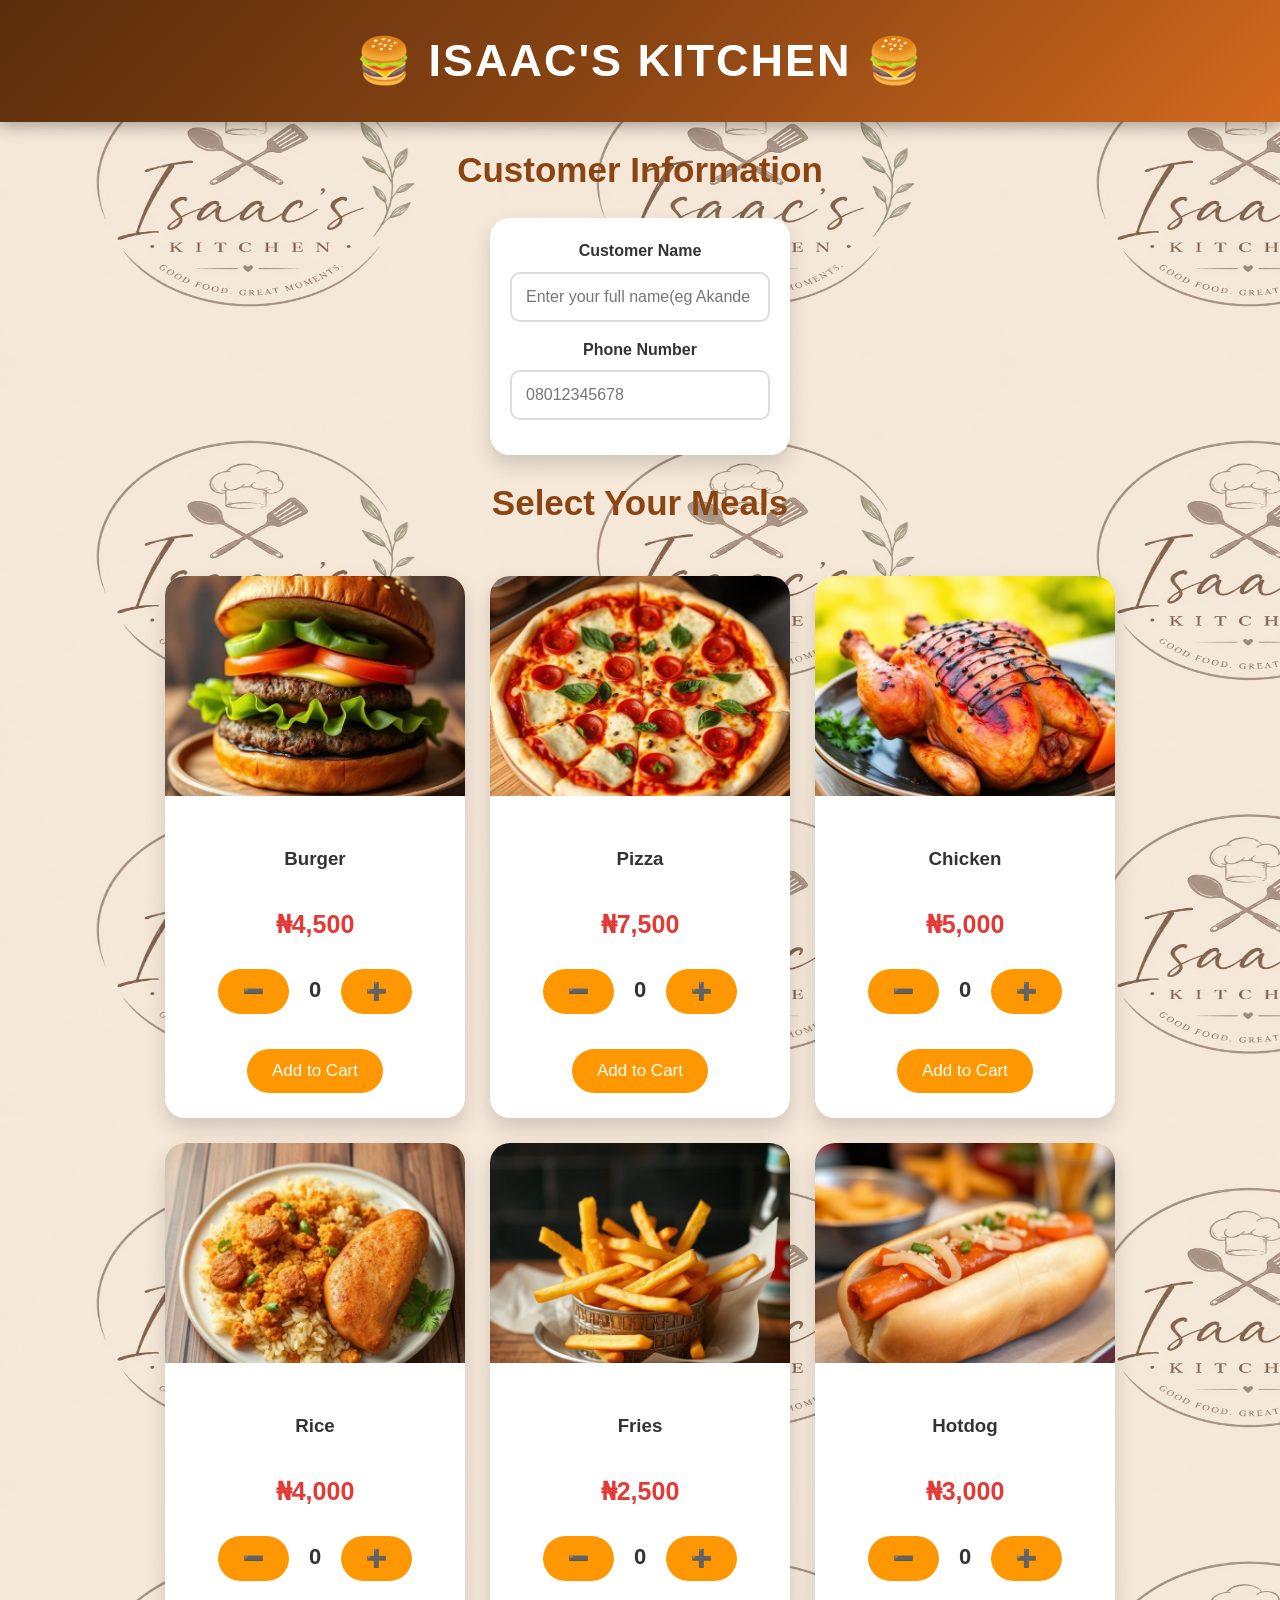
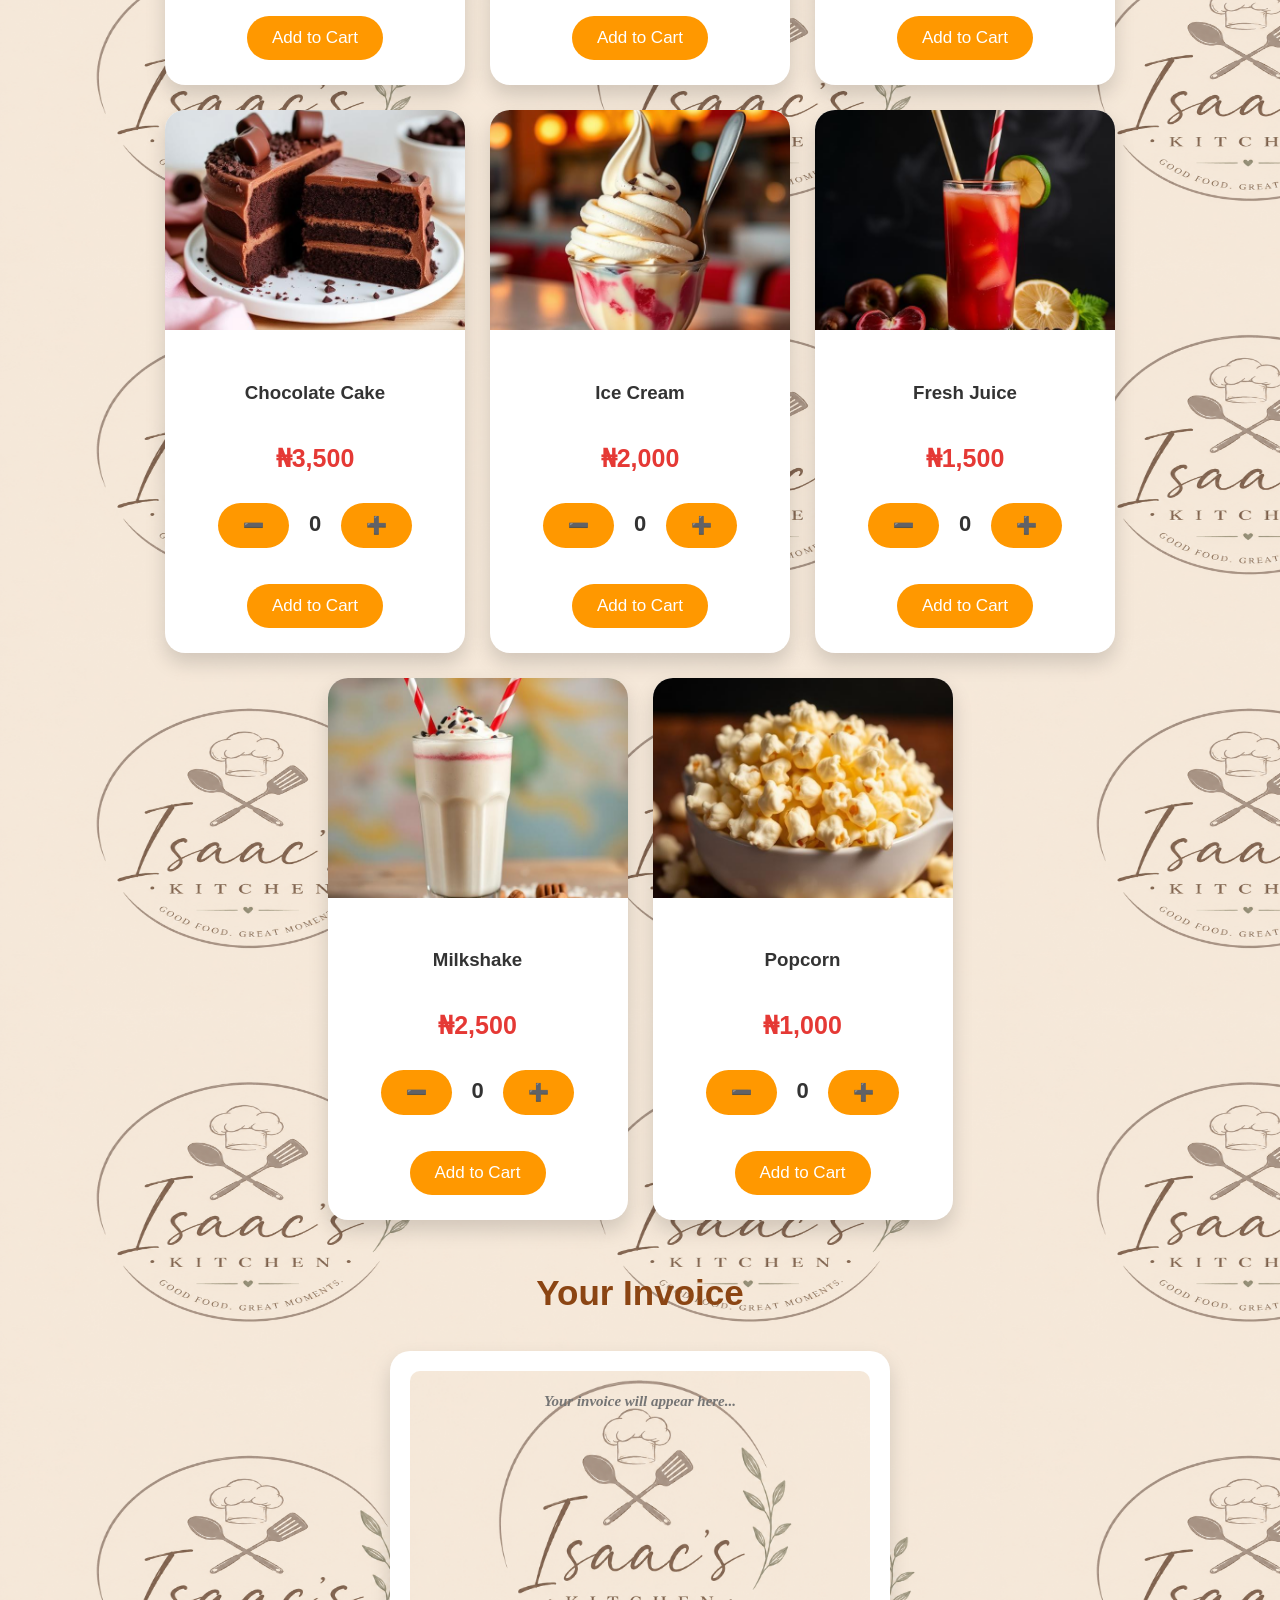
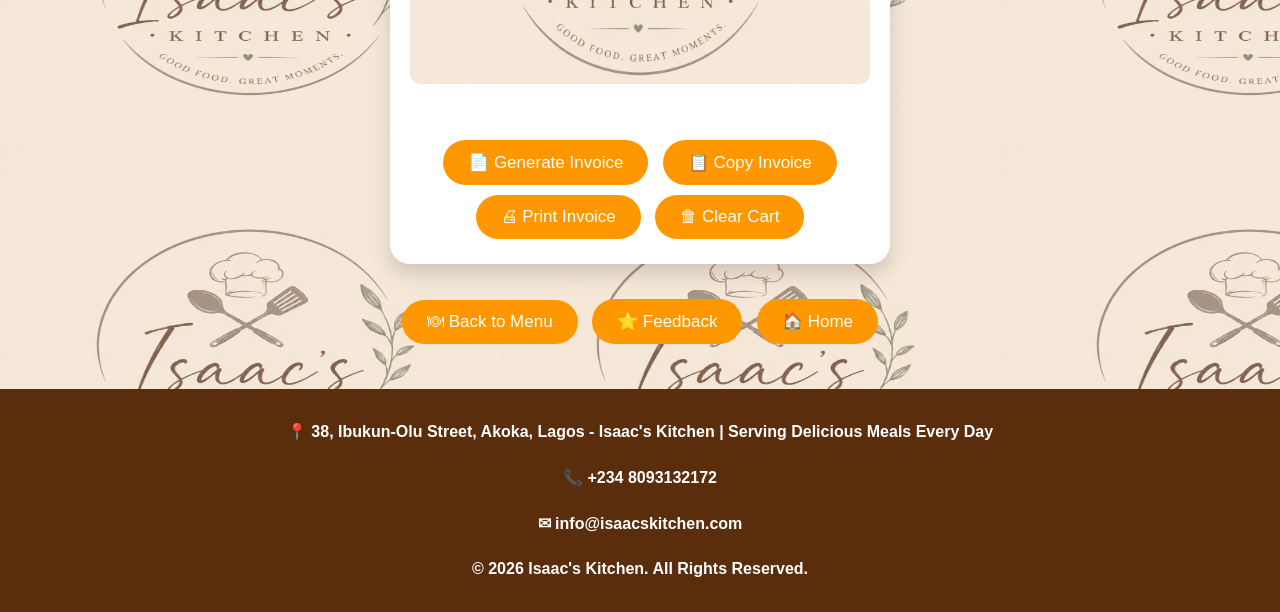
<file: index.html>
﻿<!DOCTYPE html>
<html lang="en">

<head>

<meta charset="UTF-8">

<meta name="viewport" content="width=device-width, initial-scale=1.0">

<title>Isaac's Kitchen | Place Your Order</title>

<link rel="stylesheet" href="styles.css">

</head>

<body id="forever">

<header class="headers">

🍔 ISAAC'S KITCHEN 🍔

</header>

<section>

<h2>Customer Information</h2>

<div class="card" style="max-width:700px ;margin:auto;">

<div class="card-body">

<label><strong>Customer Name</strong></label>

<input
type="text"
id="customer"
placeholder="Enter your full name(eg Akande Daramola)">

<br>

<label><strong>Phone Number</strong></label>

<input
type="number"
id="phone"
placeholder="08012345678"

</div>

</div>

</section>

<h2>Select Your Meals</h2>

<div class="container">

<!-- Burger -->

<div class="card">

<img src="images/burger.jpg" alt="Burger">

<div class="card-body">

<h3>Burger</h3>

<p class="price">₦4,500</p>

<button onclick="decreaseQuantity('Burger')">➖</button>

<span id="BurgerQty">0</span>

<button onclick="increaseQuantity('Burger')">➕</button>

<br><br>

<button onclick="addToCart('Burger',4500)">
Add to Cart
</button>

</div>

</div>

<!-- Pizza -->

<div class="card">

<img src="images/pizza.jpg" alt="Pizza">

<div class="card-body">

<h3>Pizza</h3>

<p class="price">₦7,500</p>

<button onclick="decreaseQuantity('Pizza')">➖</button>

<span id="PizzaQty">0</span>

<button onclick="increaseQuantity('Pizza')">➕</button>

<br><br>

<button onclick="addToCart('Pizza',7500)">
Add to Cart
</button>

</div>

</div>

<!-- Chicken -->

<div class="card">

<img src="images/chicken.jpg" alt="Chicken">

<div class="card-body">

<h3>Chicken</h3>

<p class="price">₦5,000</p>

<button onclick="decreaseQuantity('Chicken')">➖</button>

<span id="ChickenQty">0</span>

<button onclick="increaseQuantity('Chicken')">➕</button>

<br><br>

<button onclick="addToCart('Chicken',5000)">
Add to Cart
</button>

</div>

</div>

<!-- Rice -->

<div class="card">

<img src="images/rice.jpg" alt="Rice">

<div class="card-body">

<h3>Rice</h3>

<p class="price">₦4,000</p>

<button onclick="decreaseQuantity('Rice')">➖</button>

<span id="RiceQty">0</span>

<button onclick="increaseQuantity('Rice')">➕</button>

<br><br>

<button onclick="addToCart('Rice',4000)">
Add to Cart
</button>

</div>

</div>

<!-- Fries -->

<div class="card">

<img src="images/fries.jpg" alt="Fries">

<div class="card-body">

<h3>Fries</h3>

<p class="price">₦2,500</p>

<button onclick="decreaseQuantity('Fries')">➖</button>

<span id="FriesQty">0</span>

<button onclick="increaseQuantity('Fries')">➕</button>

<br><br>

<button onclick="addToCart('Fries',2500)">
Add to Cart
</button>

</div>

</div>

<!-- Hotdog -->

<div class="card">

<img src="images/hotdog.jpg" alt="Hotdog">

<div class="card-body">

<h3>Hotdog</h3>

<p class="price">₦3,000</p>

<button onclick="decreaseQuantity('Hotdog')">➖</button>

<span id="HotdogQty">0</span>

<button onclick="increaseQuantity('Hotdog')">➕</button>

<br><br>

<button onclick="addToCart('Hotdog',3000)">
Add to Cart
</button>

</div>

</div>
<!-- Cake -->

<div class="card">

<img src="images/cake.jpg" alt="Cake">

<div class="card-body">

<h3>Chocolate Cake</h3>

<p class="price">₦3,500</p>

<button onclick="decreaseQuantity('Cake')">➖</button>

<span id="CakeQty">0</span>

<button onclick="increaseQuantity('Cake')">➕</button>

<br><br>

<button onclick="addToCart('Cake',3500)">
Add to Cart
</button>

</div>

</div>

<!-- Ice Cream -->

<div class="card">

<img src="images/icecream.jpg" alt="Ice Cream">

<div class="card-body">

<h3>Ice Cream</h3>

<p class="price">₦2,000</p>

<button onclick="decreaseQuantity('IceCream')">➖</button>

<span id="IceCreamQty">0</span>

<button onclick="increaseQuantity('IceCream')">➕</button>

<br><br>

<button onclick="addToCart('IceCream',2000)">
Add to Cart
</button>

</div>

</div>

<!-- Juice -->

<div class="card">

<img src="images/juice.jpg" alt="Juice">

<div class="card-body">

<h3>Fresh Juice</h3>

<p class="price">₦1,500</p>

<button onclick="decreaseQuantity('Juice')">➖</button>

<span id="JuiceQty">0</span>

<button onclick="increaseQuantity('Juice')">➕</button>

<br><br>

<button onclick="addToCart('Juice',1500)">
Add to Cart
</button>

</div>

</div>

<!-- Milkshake -->

<div class="card">

<img src="images/milkshake.jpg" alt="Milkshake">

<div class="card-body">

<h3>Milkshake</h3>

<p class="price">₦2,500</p>

<button onclick="decreaseQuantity('Milkshake')">➖</button>

<span id="MilkshakeQty">0</span>

<button onclick="increaseQuantity('Milkshake')">➕</button>

<br><br>

<button onclick="addToCart('Milkshake',2500)">
Add to Cart
</button>

</div>

</div>

<!-- Popcorn -->

<div class="card">

<img src="images/popcorn.jpg" alt="Popcorn">

<div class="card-body">

<h3>Popcorn</h3>

<p class="price">₦1,000</p>

<button onclick="decreaseQuantity('Popcorn')">➖</button>

<span id="PopcornQty">0</span>

<button onclick="increaseQuantity('Popcorn')">➕</button>

<br><br>

<button onclick="addToCart('Popcorn',1000)">
Add to Cart
</button>

</div>

</div>

</div>

<section>

<h2>Your Invoice</h2>

<div class="card" style="margin:30px auto; padding:0%; width: 500px; max-width: 700px;">

<div class="card-body" >
<div class="image" >
<textarea
rows="15"
readonly
id="invoice"
placeholder="Your invoice will appear here...">
</textarea>
</div >


<br><br>

<button onclick="generateInvoice()">
📄 Generate Invoice
</button>

<button onclick="copyInvoice()">
📋 Copy Invoice
</button>

<button onclick="printInvoice()">
🖨 Print Invoice
</button>

<button onclick="clearCart()">
🗑 Clear Cart
</button>

</div>

</div>

</section>

<div class="checkers">

<a href="food.html">
<button>🍽 Back to Menu</button>
</a>

<a href="feedback.html">
<button>⭐ Feedback</button>
</a>

<a href="main.html">
<button>🏠 Home</button>
</a>

</div>

<footer class="contact">

<p>📍 38, Ibukun-Olu Street, Akoka, Lagos - Isaac's Kitchen | Serving Delicious Meals Every Day</p>

<p>📞 +234 8093132172</p>

<p>✉ info@isaacskitchen.com</p>

<p>&copy; 2026 Isaac's Kitchen. All Rights Reserved.</p>

</footer>

<script src="index.js"></script>

</body>
</html>
</file>
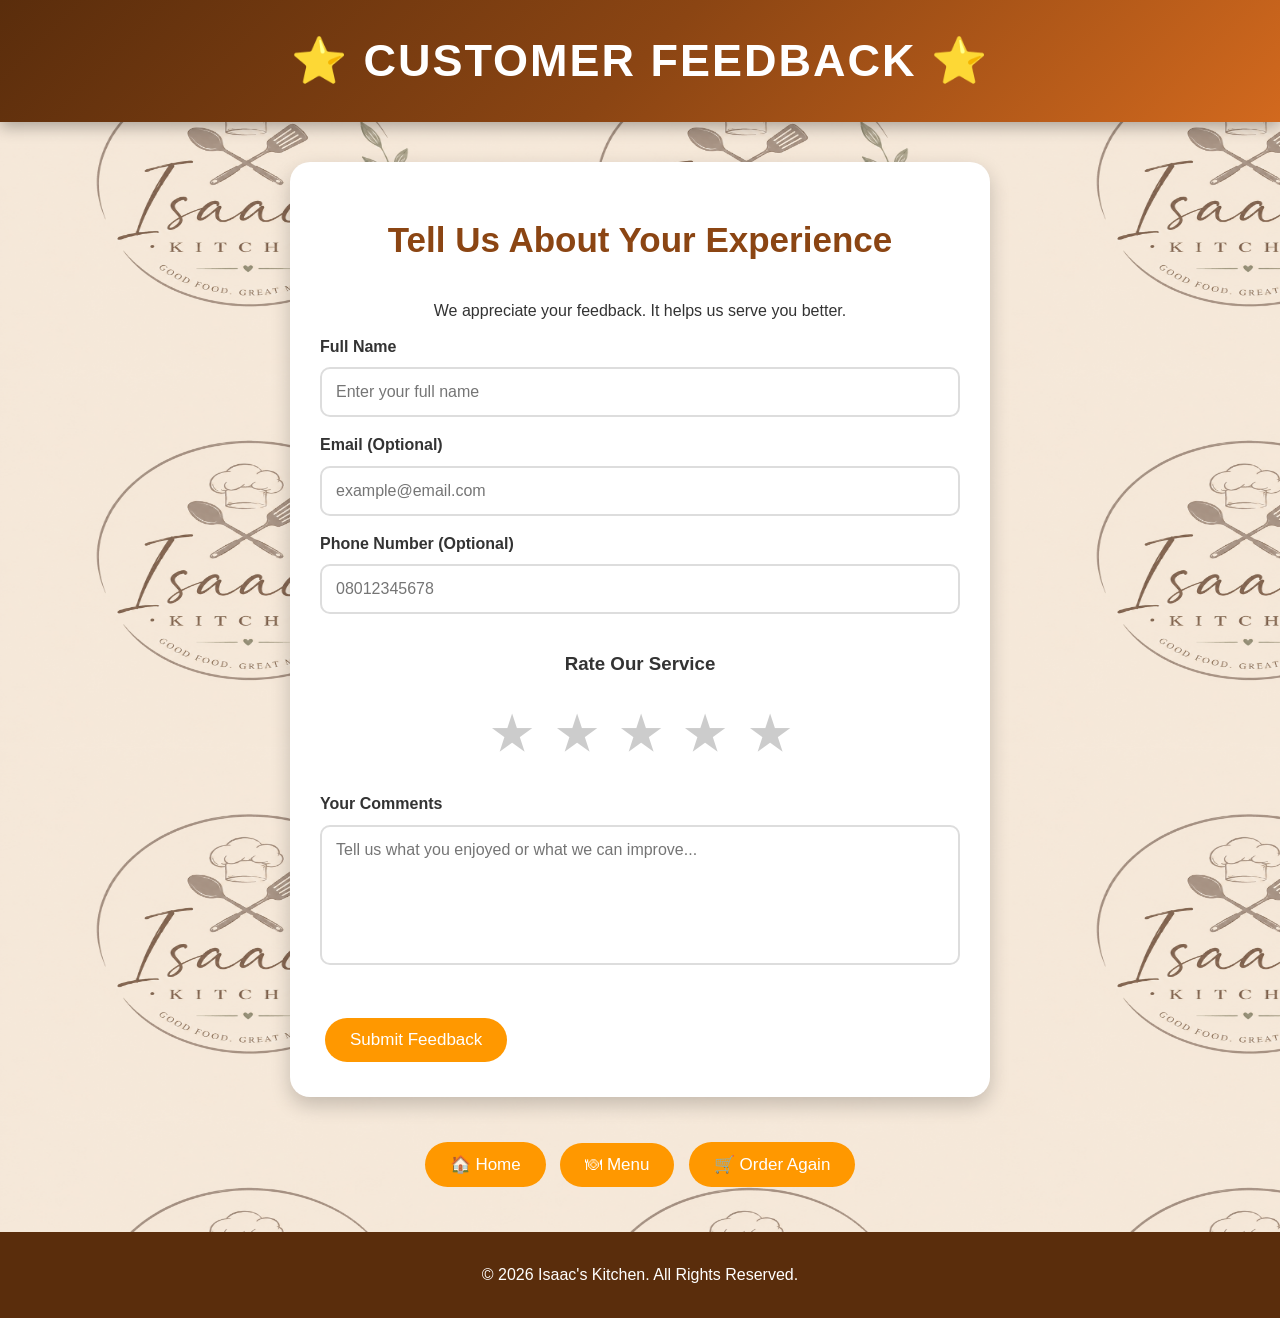
<file: feedback.html>
﻿<!DOCTYPE html>
<html lang="en">
<head>
<meta charset="UTF-8">
<meta name="viewport" content="width=device-width, initial-scale=1.0">
<title>Isaac's Kitchen | Customer Feedback</title>

<link rel="stylesheet" href="styles.css">

<style>

.feedback-box{
    width:90%;
    max-width:700px;
    margin:40px auto;
    background:white;
    padding:30px;
    border-radius:20px;
    box-shadow:0 8px 20px rgba(0,0,0,.2);
}

.feedback-box h2{
    color:#8B4513;
}

.stars{
    text-align:center;
    margin:20px 0;
}

.star{
    font-size:45px;
    color:#ccc;
    cursor:pointer;
    transition:.3s;
}

.star:hover{
    transform:scale(1.2);
}

.star.active{
    color:gold;
}

#thankYou{
    display:none;
    margin-top:25px;
    background:#d4edda;
    color:#155724;
    padding:20px;
    border-radius:15px;
    text-align:center;
}

label{
    font-weight:bold;
}

</style>

</head>

<body>

<header class="headers">

⭐ CUSTOMER FEEDBACK ⭐

</header>

<div class="feedback-box">

<h2>Tell Us About Your Experience</h2>

<p>
We appreciate your feedback. It helps us serve you better.
</p>

<label>Full Name</label>

<input
type="text"
id="name"
placeholder="Enter your full name">

<label>Email (Optional)</label>

<input
type="email"
placeholder="example@email.com">

<label>Phone Number (Optional)</label>

<input
type="number"
placeholder="08012345678">

<h3 style="text-align:center;">
Rate Our Service
</h3>

<div class="stars">

<span class="star" onclick="rate(1)">★</span>

<span class="star" onclick="rate(2)">★</span>

<span class="star" onclick="rate(3)">★</span>

<span class="star" onclick="rate(4)">★</span>

<span class="star" onclick="rate(5)">★</span>

</div>

<label>Your Comments</label>

<textarea
id="comment"
rows="6"
placeholder="Tell us what you enjoyed or what we can improve..."></textarea>

<br><br>

<button onclick="submitFeedback()">

Submit Feedback

</button>

<div id="thankYou">

<h2>🎉 Thank You!</h2>

<p id="message"></p>

</div>

</div>

<div class="checkers">

<a href="main.html">
<button>🏠 Home</button>
</a>

<a href="food.html">
<button>🍽 Menu</button>
</a>

<a href="index.html">
<button>🛒 Order Again</button>
</a>

</div>

<footer>

<p>© 2026 Isaac's Kitchen. All Rights Reserved.</p>

</footer>

<script>

let rating = 0;

function rate(value){

rating = value;

let stars = document.querySelectorAll(".star");

stars.forEach((star,index)=>{

if(index < value){

star.classList.add("active");

}else{

star.classList.remove("active");

}

});

}

function submitFeedback(){

let name = document.getElementById("name").value.trim();

let comment = document.getElementById("comment").value.trim();

if(name=="" ){

alert("Please enter your name.");

return;

}

if(rating==0){

alert("Please select a star rating.");

return;

}

document.getElementById("thankYou").style.display="block";

document.getElementById("message").innerHTML=

"Thank you <strong>"+name+"</strong>!<br><br>"+

"We appreciate your <strong>"+rating+" ⭐ rating.</strong><br><br>"+

"Your feedback has been received successfully.<br><br>"+

"<em>\""+comment+"\"</em><br><br>"+

"We look forward to serving you again at <strong>Isaac's Kitchen.</strong>";

document.getElementById("name").value="";
document.getElementById("comment").value="";

let stars=document.querySelectorAll(".star");

stars.forEach(star=>star.classList.remove("active"));

rating=0;

window.scrollTo({
top:document.body.scrollHeight,
behavior:"smooth"
});

}

</script>

</body>
</html>
</file>
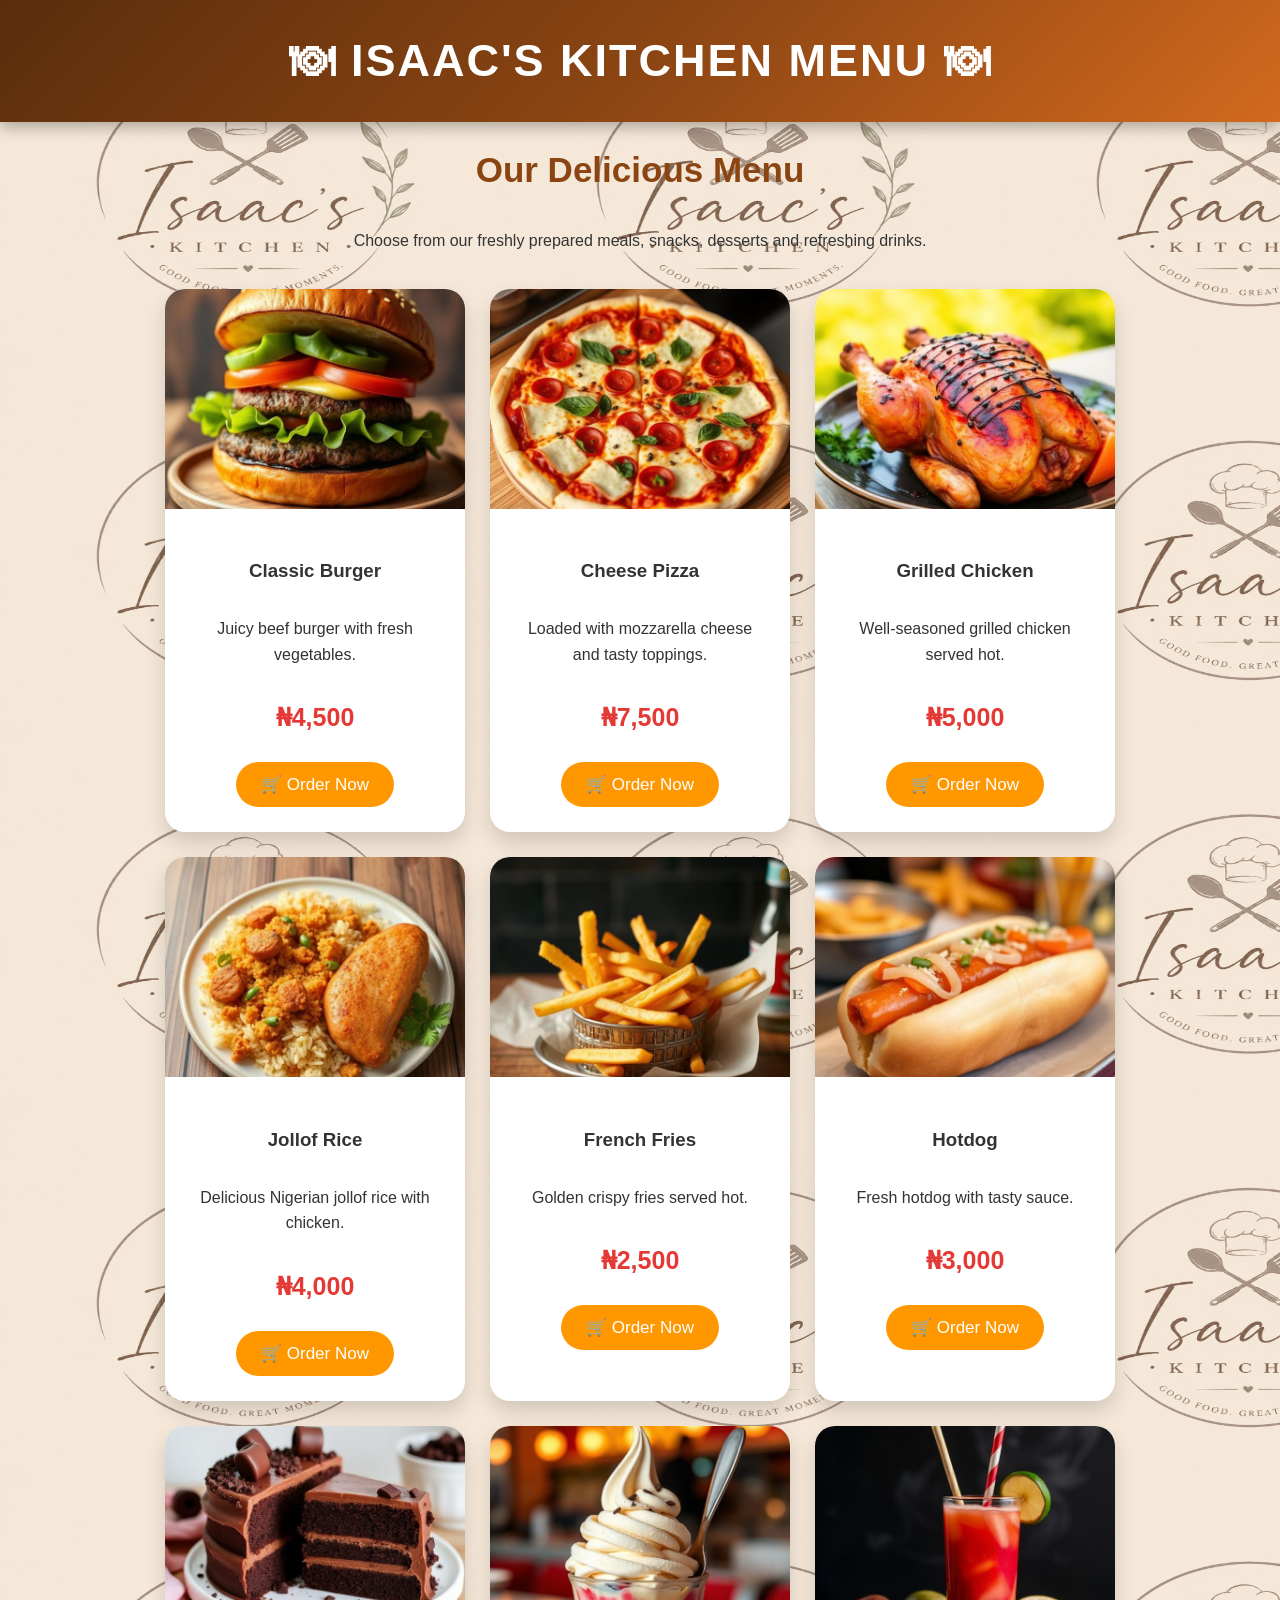
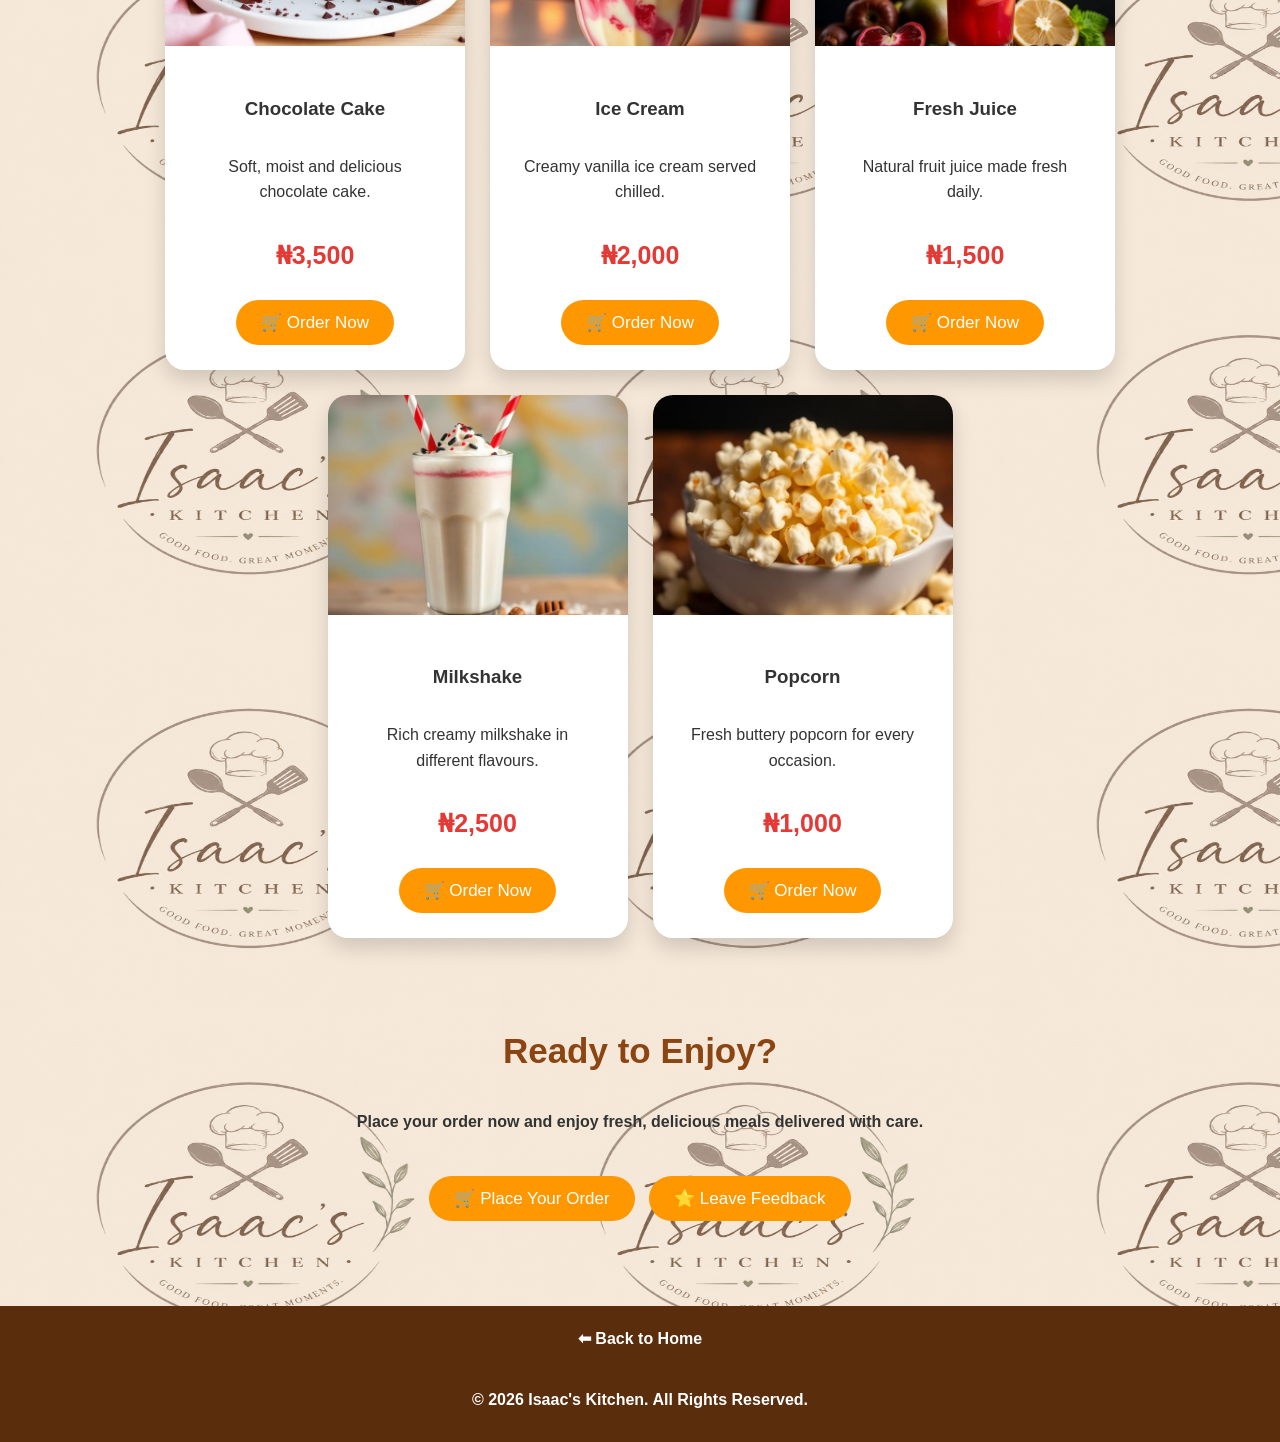
<file: food.html>
﻿<!DOCTYPE html>
<html lang="en">

<head>
    <meta charset="UTF-8">
    <meta name="viewport" content="width=device-width, initial-scale=1.0">
    <title>Isaac's Kitchen | Our Menu</title>
    <link rel="stylesheet" href="styles.css">
</head>

<body>

<header class="headers">
    🍽 ISAAC'S KITCHEN MENU 🍽
</header>

<section>
    <h2>Our Delicious Menu</h2>
    <p>Choose from our freshly prepared meals, snacks, desserts and refreshing drinks.</p>
</section>

<div class="container">

    <!-- Burger -->
    <div class="card">
        <img src="images/burger.jpg" alt="Burger">
        <div class="card-body">
            <h3>Classic Burger</h3>
            <p>Juicy beef burger with fresh vegetables.</p>
            <p class="price">₦4,500</p>
            <a href="index.html"><button>🛒 Order Now</button></a>
        </div>
    </div>

    <!-- Pizza -->
    <div class="card">
        <img src="images/pizza.jpg" alt="Pizza">
        <div class="card-body">
            <h3>Cheese Pizza</h3>
            <p>Loaded with mozzarella cheese and tasty toppings.</p>
            <p class="price">₦7,500</p>
            <a href="index.html"><button>🛒 Order Now</button></a>
        </div>
    </div>

    <!-- Chicken -->
    <div class="card">
        <img src="images/chicken.jpg" alt="Chicken">
        <div class="card-body">
            <h3>Grilled Chicken</h3>
            <p>Well-seasoned grilled chicken served hot.</p>
            <p class="price">₦5,000</p>
            <a href="index.html"><button>🛒 Order Now</button></a>
        </div>
    </div>

    <!-- Rice -->
    <div class="card">
        <img src="images/rice.jpg" alt="Rice">
        <div class="card-body">
            <h3>Jollof Rice</h3>
            <p>Delicious Nigerian jollof rice with chicken.</p>
            <p class="price">₦4,000</p>
            <a href="index.html"><button>🛒 Order Now</button></a>
        </div>
    </div>

    <!-- Fries -->
    <div class="card">
        <img src="images/fries.jpg" alt="Fries">
        <div class="card-body">
            <h3>French Fries</h3>
            <p>Golden crispy fries served hot.</p>
            <p class="price">₦2,500</p>
            <a href="index.html"><button>🛒 Order Now</button></a>
        </div>
    </div>

    <!-- Hotdog -->
    <div class="card">
        <img src="images/hotdog.jpg" alt="Hotdog">
        <div class="card-body">
            <h3>Hotdog</h3>
            <p>Fresh hotdog with tasty sauce.</p>
            <p class="price">₦3,000</p>
            <a href="index.html"><button>🛒 Order Now</button></a>
        </div>
    </div>

    <!-- Cake -->
    <div class="card">
        <img src="images/cake.jpg" alt="Cake">
        <div class="card-body">
            <h3>Chocolate Cake</h3>
            <p>Soft, moist and delicious chocolate cake.</p>
            <p class="price">₦3,500</p>
            <a href="index.html"><button>🛒 Order Now</button></a>
        </div>
    </div>

    <!-- Ice Cream -->
    <div class="card">
        <img src="images/icecream.jpg" alt="Ice Cream">
        <div class="card-body">
            <h3>Ice Cream</h3>
            <p>Creamy vanilla ice cream served chilled.</p>
            <p class="price">₦2,000</p>
            <a href="index.html"><button>🛒 Order Now</button></a>
        </div>
    </div>

    <!-- Juice -->
    <div class="card">
        <img src="images/juice.jpg" alt="Juice">
        <div class="card-body">
            <h3>Fresh Juice</h3>
            <p>Natural fruit juice made fresh daily.</p>
            <p class="price">₦1,500</p>
            <a href="index.html"><button>🛒 Order Now</button></a>
        </div>
    </div>

    <!-- Milkshake -->
    <div class="card">
        <img src="images/milkshake.jpg" alt="Milkshake">
        <div class="card-body">
            <h3>Milkshake</h3>
            <p>Rich creamy milkshake in different flavours.</p>
            <p class="price">₦2,500</p>
            <a href="index.html"><button>🛒 Order Now</button></a>
        </div>
    </div>

    <!-- Popcorn -->
    <div class="card">
        <img src="images/popcorn.jpg" alt="Popcorn">
        <div class="card-body">
            <h3>Popcorn</h3>
            <p>Fresh buttery popcorn for every occasion.</p>
            <p class="price">₦1,000</p>
            <a href="index.html"><button>🛒 Order Now</button></a>
        </div>
    </div>

</div>

<section class="extraComments" >

    <h2>Ready to Enjoy?</h2>

    <p>
        Place your order now and enjoy fresh, delicious meals delivered with care.
    </p>

    <br>

    <a href="index.html">
        <button>🛒 Place Your Order</button>
    </a>

    <a href="feedback.html">
        <button>⭐ Leave Feedback</button>
    </a>

</section>

<footer class="contact">

    <a href="main.html">
        ⬅ Back to Home
    </a>

    <br><br>

    <p>© 2026 Isaac's Kitchen. All Rights Reserved.</p>

</footer>

</body>
</html>
</file>
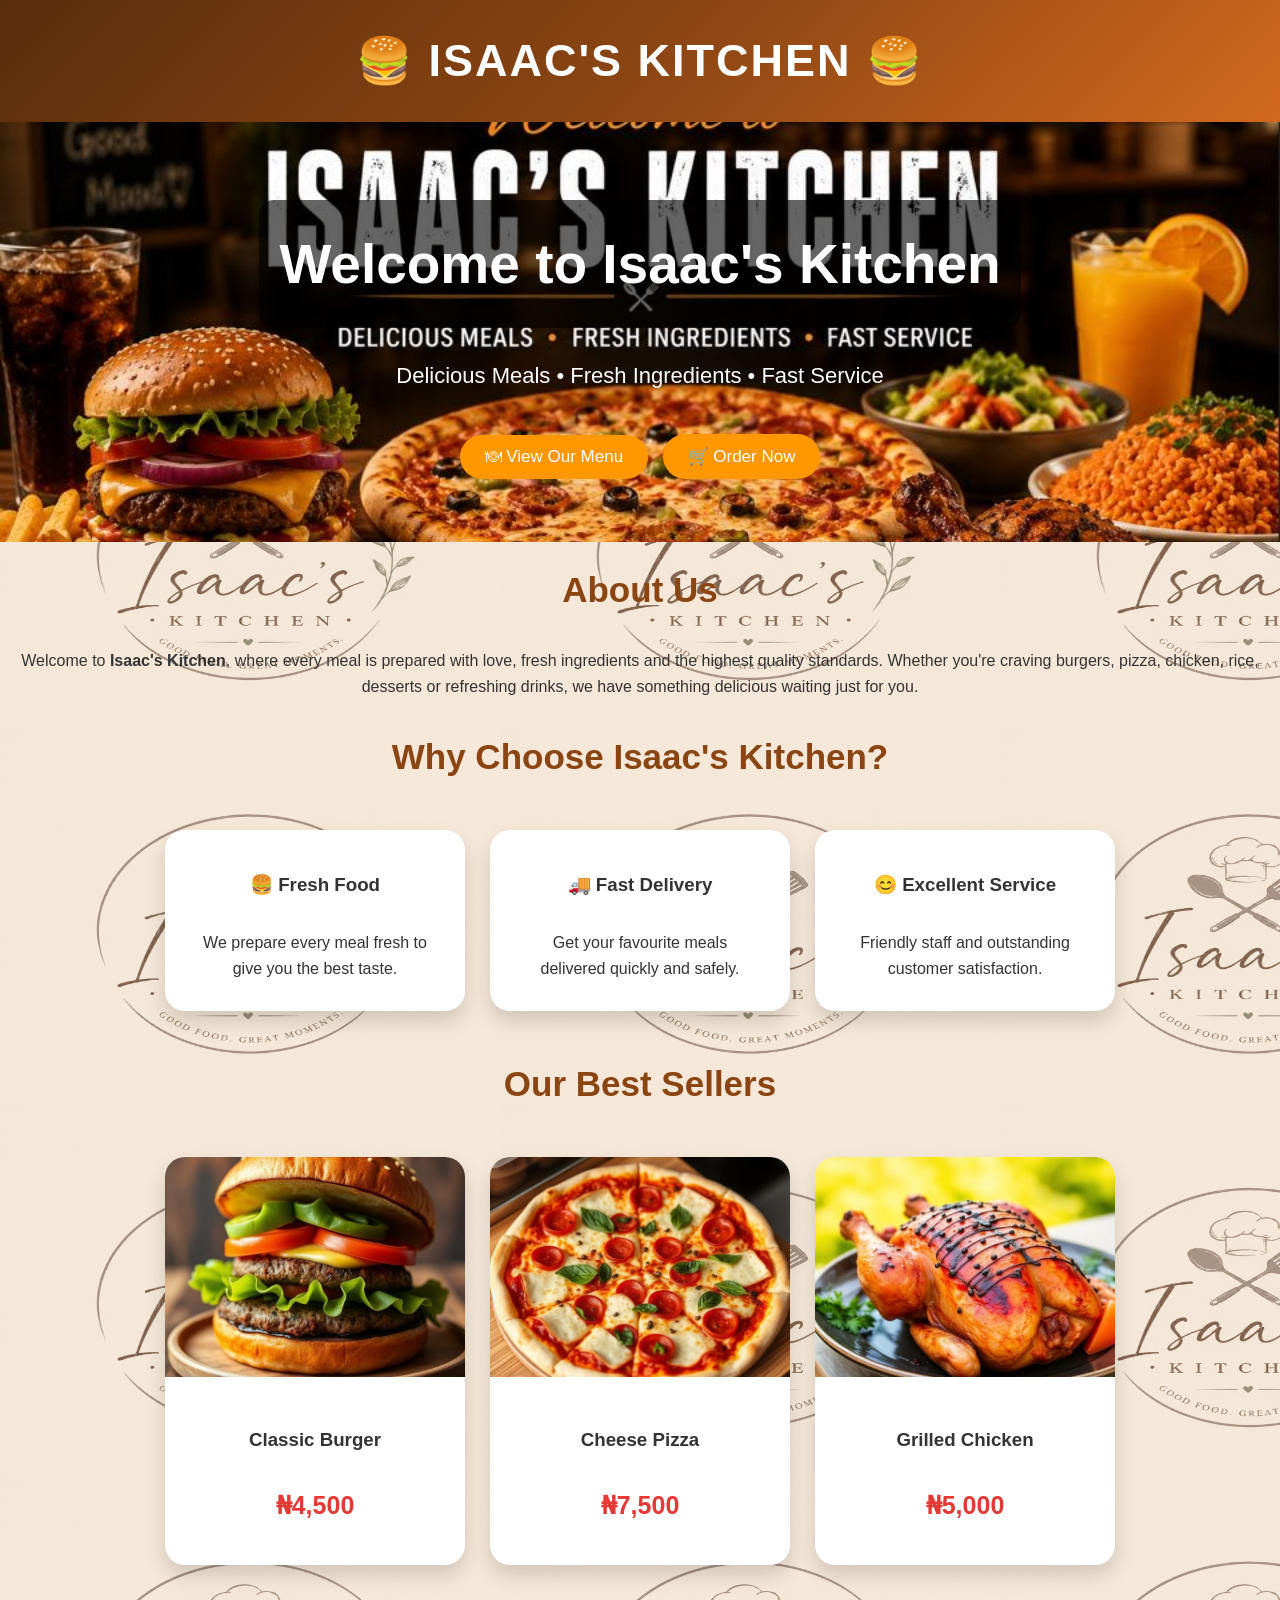
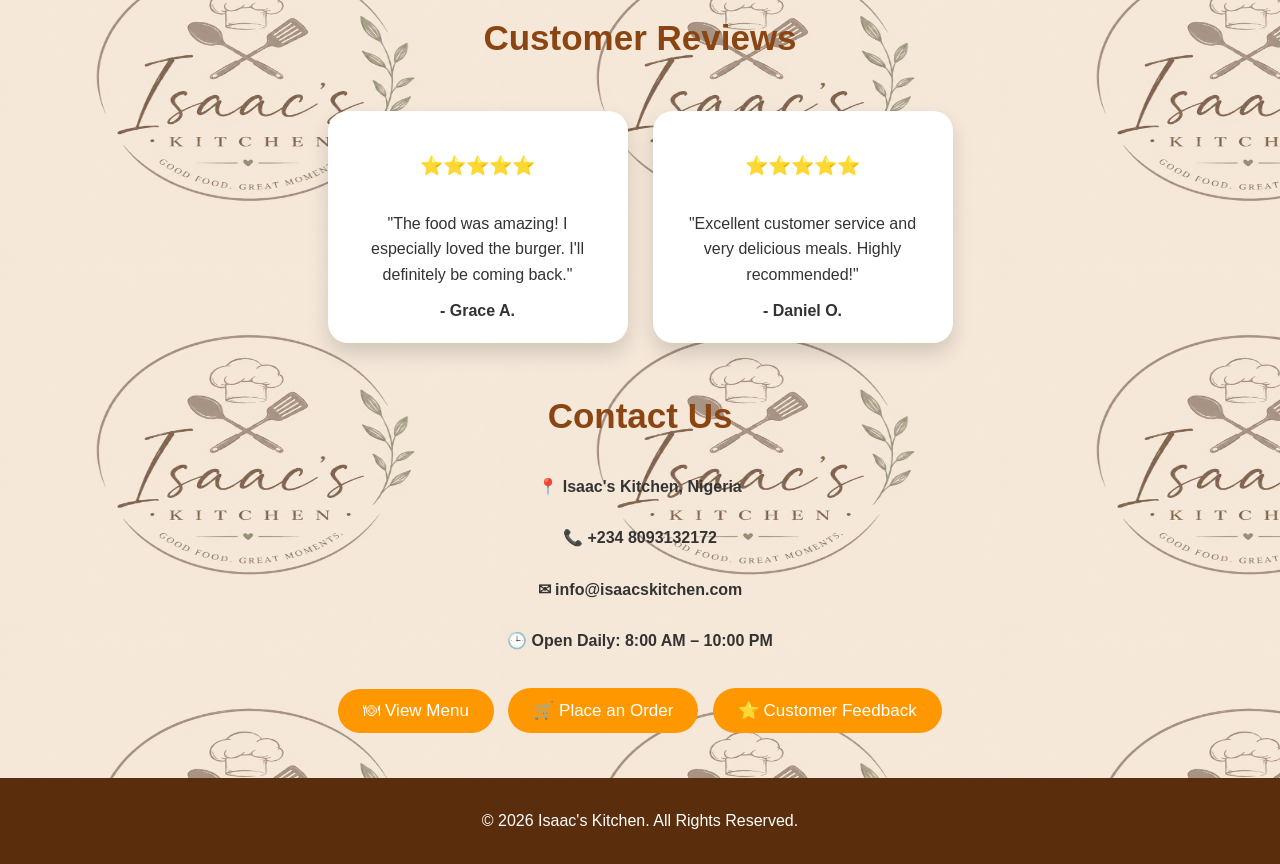
<file: main.html>
﻿<!DOCTYPE html>
<html lang="en">
<head>
    <meta charset="UTF-8">
    <meta name="viewport" content="width=device-width, initial-scale=1.0">
    <title>Isaac's Kitchen | Home</title>
    <link rel="stylesheet" href="styles.css">
</head>

<body>

    <!-- Header -->
    <header class="headers">
        🍔 ISAAC'S KITCHEN 🍔
    </header>

    <!-- Hero Section -->
    <section class="hero">
        <div>
            <h1>Welcome to Isaac's Kitchen</h1>
            <p>Delicious Meals • Fresh Ingredients • Fast Service</p>
            <br>

            <a href="food.html">
                <button>🍽 View Our Menu</button>
            </a>

            <a href="index.html">
                <button>🛒 Order Now</button>
            </a>

        </div>
    </section>

    <!-- About -->
    <section>

        <h2>About Us</h2>

        <p>
            Welcome to <strong>Isaac's Kitchen</strong>, where every meal is
            prepared with love, fresh ingredients and the highest quality
            standards. Whether you're craving burgers, pizza, chicken,
            rice, desserts or refreshing drinks, we have something
            delicious waiting just for you.
        </p>

    </section>

    <!-- Why Choose Us -->

    <section>

        <h2>Why Choose Isaac's Kitchen?</h2>

        <div class="container">

            <div class="card">

                <div class="card-body">

                    <h3>🍔 Fresh Food</h3>

                    <p>
                        We prepare every meal fresh to give you the best taste.
                    </p>

                </div>

            </div>

            <div class="card">

                <div class="card-body">

                    <h3>🚚 Fast Delivery</h3>

                    <p>
                        Get your favourite meals delivered quickly and safely.
                    </p>

                </div>

            </div>

            <div class="card">

                <div class="card-body">

                    <h3>😊 Excellent Service</h3>

                    <p>
                        Friendly staff and outstanding customer satisfaction.
                    </p>

                </div>

            </div>

        </div>

    </section>

    <!-- Featured Meals -->

    <section>

        <h2>Our Best Sellers</h2>

        <div class="container">

            <div class="card">

                <img src="images/burger.jpg" alt="Burger">

                <div class="card-body">

                    <h3>Classic Burger</h3>

                    <p class="price">₦4,500</p>

                </div>

            </div>

            <div class="card">

                <img src="images/pizza.jpg" alt="Pizza">

                <div class="card-body">

                    <h3>Cheese Pizza</h3>

                    <p class="price">₦7,500</p>

                </div>

            </div>

            <div class="card">

                <img src="images/chicken.jpg" alt="Chicken">

                <div class="card-body">

                    <h3>Grilled Chicken</h3>

                    <p class="price">₦5,000</p>

                </div>

            </div>

        </div>

    </section>

    <!-- Customer Reviews -->

    <section>

        <h2>Customer Reviews</h2>

        <div class="container">

            <div class="card">

                <div class="card-body">

                    <h3>⭐⭐⭐⭐⭐</h3>

                    <p>
                        "The food was amazing! I especially loved the burger.
                        I'll definitely be coming back."
                    </p>

                    <strong>- Grace A.</strong>

                </div>

            </div>

            <div class="card">

                <div class="card-body">

                    <h3>⭐⭐⭐⭐⭐</h3>

                    <p>
                        "Excellent customer service and very delicious meals.
                        Highly recommended!"
                    </p>

                    <strong>- Daniel O.</strong>

                </div>

            </div>

        </div>

    </section>

    <!-- Contact -->

    <section class="contact">

        <h2>Contact Us</h2>

        <p>

            📍 Isaac's Kitchen, Nigeria

            <br><br>

            📞 +234 8093132172

            <br><br>

            ✉ info@isaacskitchen.com

            <br><br>

            🕒 Open Daily: 8:00 AM – 10:00 PM

        </p>

    </section>

    <!-- Navigation -->

    <div class="checkers">

        <a href="food.html">
            <button>🍽 View Menu</button>
        </a>

        <a href="index.html">
            <button>🛒 Place an Order</button>
        </a>

        <a href="feedback.html">
            <button>⭐ Customer Feedback</button>
        </a>

    </div>

    <!-- Footer -->

    <footer>

        <p>
            © 2026 Isaac's Kitchen. All Rights Reserved.
        </p>

    </footer>

</body>
</html>
</file>
<file: styles.css>
﻿/* ===============================
   ISAAC'S KITCHEN WEBSITE
================================= */
#invoice {
  font-family: cursive;
  font-style: italic;
  font-size: 15px;
  cursor: pointer;
  font-weight: bold;
  text-align: center;
}

.contact{
  font-family: cursive;
  font-weight: bold;
}

.image textarea {
  background-color: transparent;
  border: none;

}

.image {
  background-image: url("images/background.jpg");
  background-size: cover;
  background-position: center;
  background-repeat: no-repeat;
  border-radius: 10px; 
}

* {
  margin: 0;
  padding: 0;
  box-sizing: border-box;
  font-family: Arial, Helvetica, sans-serif;
}

body {
  background: #f8f5f2;
  color: #333;
  line-height: 1.6;
  background-image: url("images/background.jpg");
    background-size: cover;
  background-position: justify;
  background-size: 500px 373.594px;
  border-radius: 10px; 
}
#invoice-container {
  display: flex;
  justify-content: center;
  align-items: center;
  height: 100%;
  margin-top: 20px;
  width:unset   ;
}

/* ================= HEADER ================= */

.headers {
  background: linear-gradient(135deg, #5a2d0c, #8b4513, #d2691e);
  color: white;
  text-align: center;
  padding: 25px;
  font-size: 45px;
  font-weight: bold;
  letter-spacing: 2px;
  box-shadow: 0 5px 15px rgba(0, 0, 0, 0.3);
}

/* ================= HERO ================= */

.hero {
  height: 420px;
  display: flex;
  justify-content: center;
  align-items: center;
  text-align: center;
  color: white;
  background: url("images/hero.JPG") center/cover no-repeat;
}

.hero h1 {
  font-size: 55px;
  background: rgba(0, 0, 0, 0.6);
  padding: 20px;
  border-radius: 15px;
}

.hero p {
  font-size: 22px;
  color: white;
}

/* ================= HEADINGS ================= */

h1,
h2,
h3 {
  text-align: center;
  margin: 20px 0;
}

h2 {
  color: #8b4513;
  font-size: 35px;
}

p {
  text-align: center;
  padding: 10px;
}

/* ================= BUTTONS ================= */

button {
  background: #ff9800;
  color: white;
  border: none;
  padding: 12px 25px;
  border-radius: 30px;
  cursor: pointer;
  font-size: 17px;
  transition: 0.3s;
  margin: 5px;
}

button:hover {
  background: #5a2d0c;
  transform: scale(1.05);
}

/* ================= LINKS ================= */

a {
  text-decoration: none;
}

.checkers {
  text-align: center;
  margin: 20px;
}

/* ================= CONTAINER ================= */

.container {
  display: flex;
  flex-wrap: wrap;
  justify-content: center;
  gap: 25px;
  padding: 25px;
}

/* ================= CARD ================= */

.card {
  width: 300px;
  background: white;
  border-radius: 20px;
  overflow: hidden;
  box-shadow: 0 10px 20px rgba(0, 0, 0, 0.15);
  transition: 0.3s;
}

.card:hover {
  transform: translateY(-10px);
}

.card img {
  width: 100%;
  height: 220px;
  object-fit: cover;
}

.card-body {
  padding: 20px;
  text-align: center;
}

.price {
  color: #e53935;
  font-size: 25px;
  font-weight: bold;
  margin: 10px 0;
}

/* ================= INPUTS ================= */

input,
textarea,
select {
  width: 100%;
  padding: 14px;
  border: 2px solid #ddd;
  border-radius: 10px;
  font-size: 16px;
  margin-top: 8px;
  margin-bottom: 15px;
}

input:focus,
textarea:focus {
  outline: none;
  border-color: #ff9800;
}

textarea {
  resize: none;
}

/* ================= QUANTITY ================= */

span {
  font-size: 22px;
  font-weight: bold;
  margin: 0 10px;
}

/* ================= MENU LIST ================= */

.listed {
  list-style: none;
  width: 90%;
  max-width: 700px;
  margin: auto;
}

.listed li {
  background: white;
  margin: 12px;
  padding: 18px;
  border-radius: 15px;
  font-size: 22px;
  box-shadow: 0 4px 10px rgba(0, 0, 0, 0.15);
}

/* ================= EXTRA SECTION ================= */

.extraComments {
  text-align: center;
  padding: 40px 20px;
  font-weight: bold;
}

/* ================= FEEDBACK ================= */

.star {
  font-size: 45px;
  cursor: pointer;
  color: #ccc;
  transition: 0.3s;
}

.star:hover {
  color: gold;
  transform: scale(1.2);
}

.star.active {
  color: gold;
}

/* ================= FOOTER ================= */

footer {
  margin-top: 40px;
  background: #5a2d0c;
  color: white;
  text-align: center;
  padding: 20px;
}

footer a {
  color: white;
  text-decoration: none;
}

/* ================= SCROLL BAR ================= */

::-webkit-scrollbar {
  width: 10px;
}

::-webkit-scrollbar-thumb {
  background: #8b4513;
  border-radius: 10px;
}

/* ================= MOBILE ================= */

@media (max-width: 768px) {
  .headers {
    font-size: 28px;
  }

  .hero {
    height: 260px;
  }

  .hero h1 {
    font-size: 30px;
  }

  .card {
    width: 95%;
  }

  .container {
    padding: 10px;
  }

  button {
    width: 100%;
  }

  input,
  textarea {
    font-size: 15px;
  }
}
</file>
